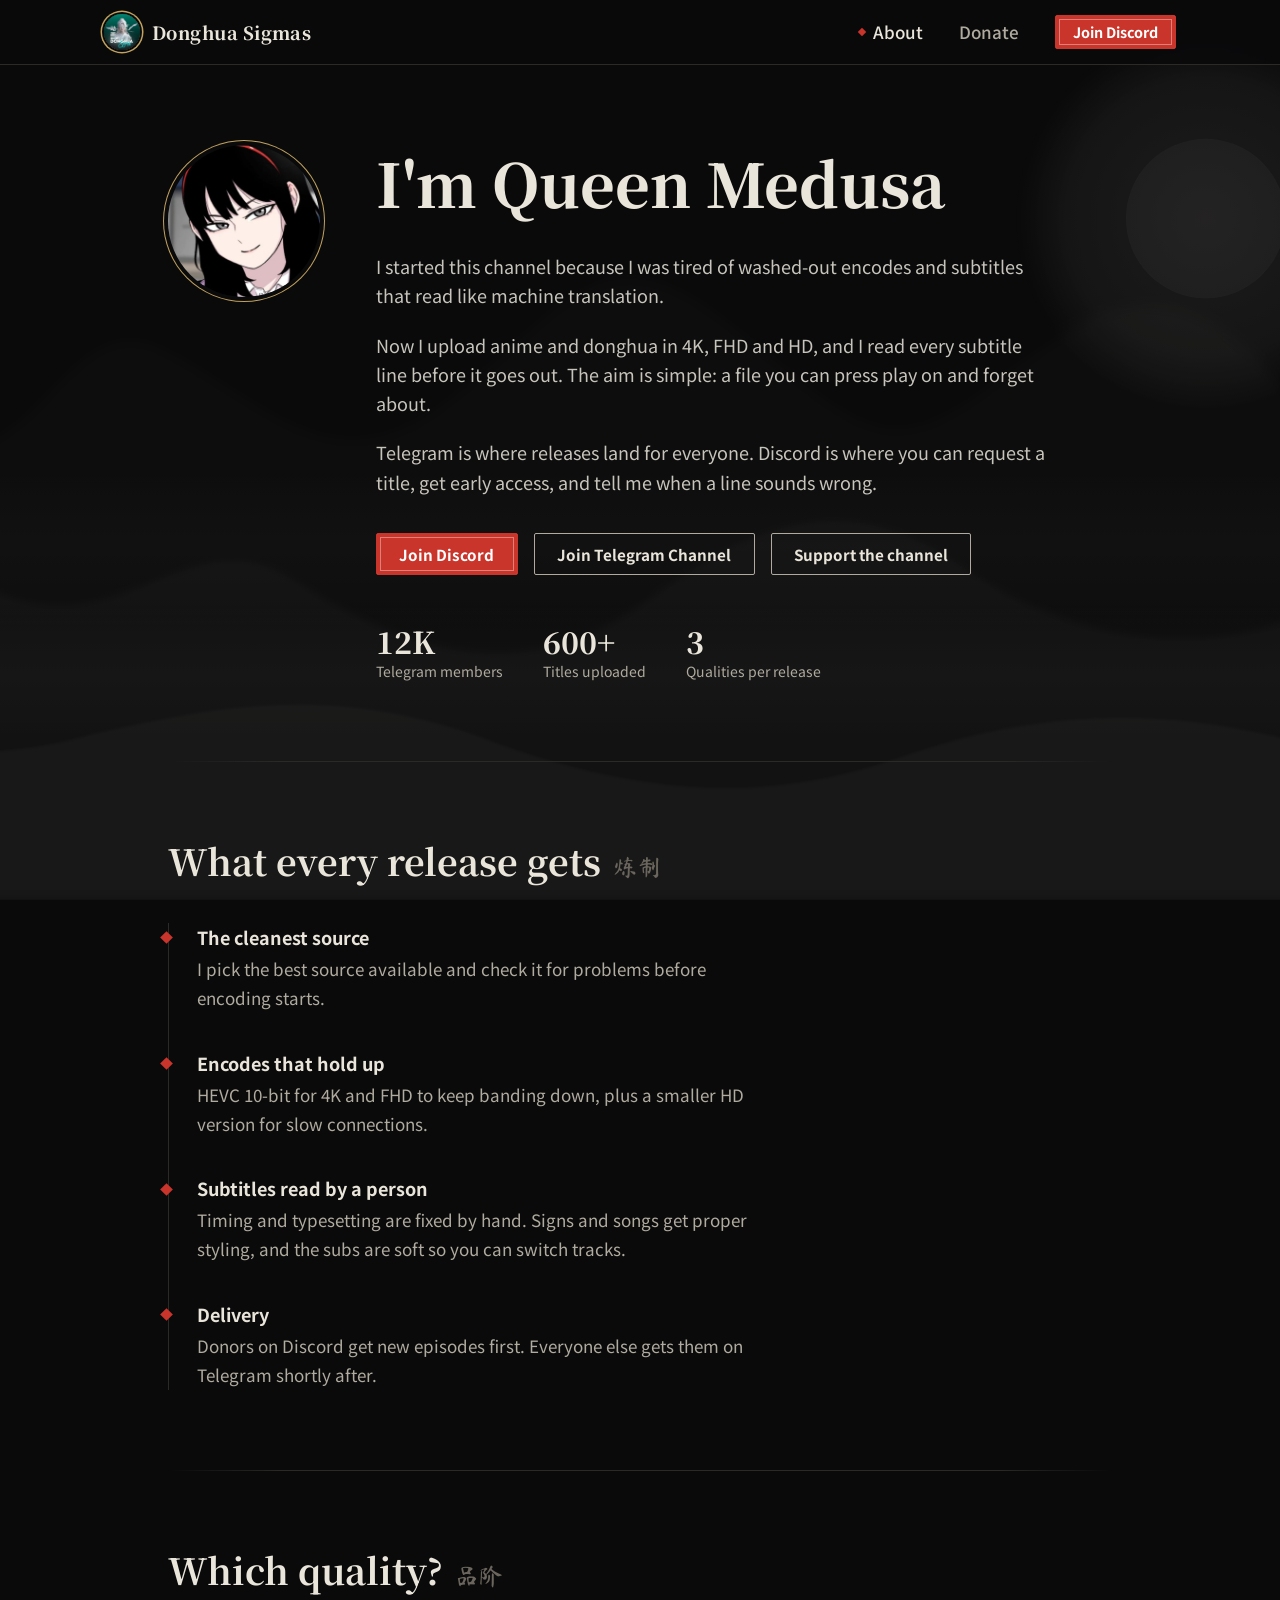
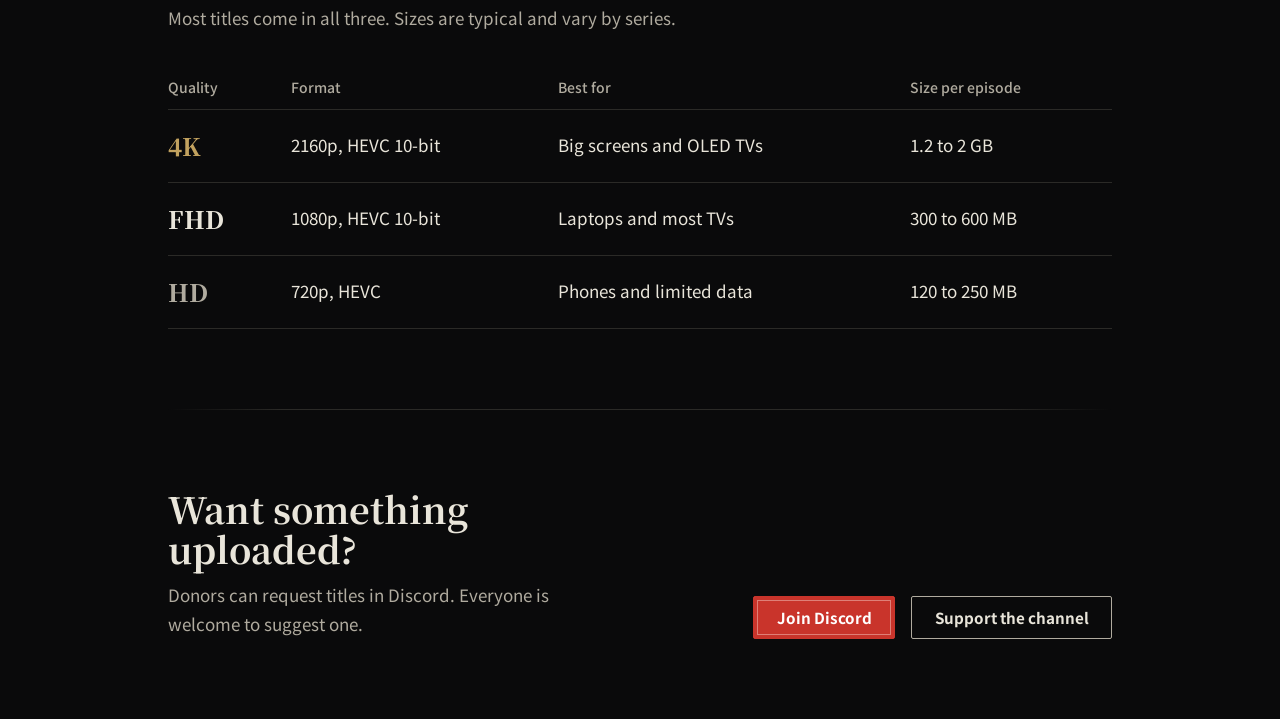
<file: index.html>
<!doctype html>
<html lang="en">
<head>
  <meta charset="utf-8">
  <meta http-equiv="refresh" content="0; url=about.html">
  <link rel="icon" href="img/logo.jpeg" type="image/jpeg">
  <link rel="canonical" href="about.html">
  <title>Redirecting to About | Donghua Sigmas</title>
  <script>location.replace("about.html");</script>
</head>
<body style="background-color: #0A0A0B; color: #E9E5DA; font-family: sans-serif; display: flex; justify-content: center; align-items: center; min-height: 100vh; margin: 0;">
  <p>Redirecting to <a href="about.html" style="color: #E5574A;">About page</a>...</p>
</body>
</html>
</file>
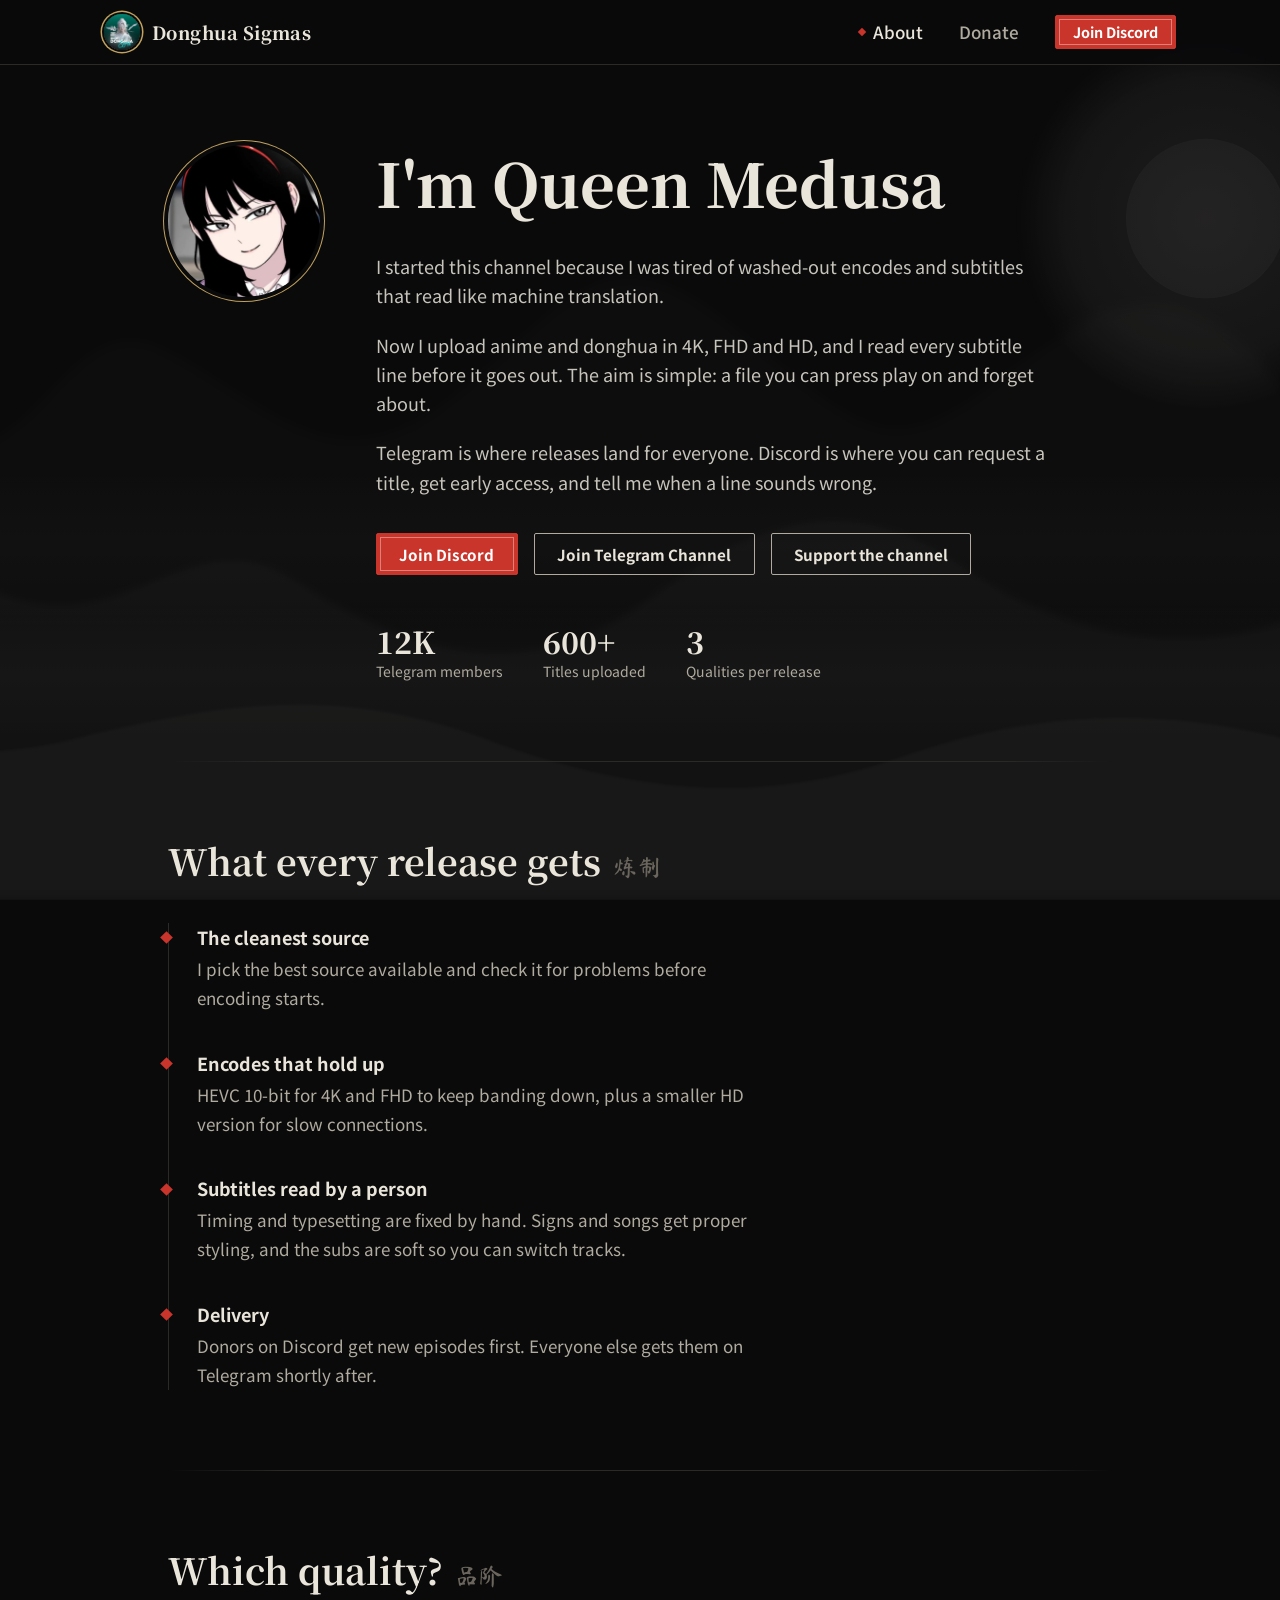
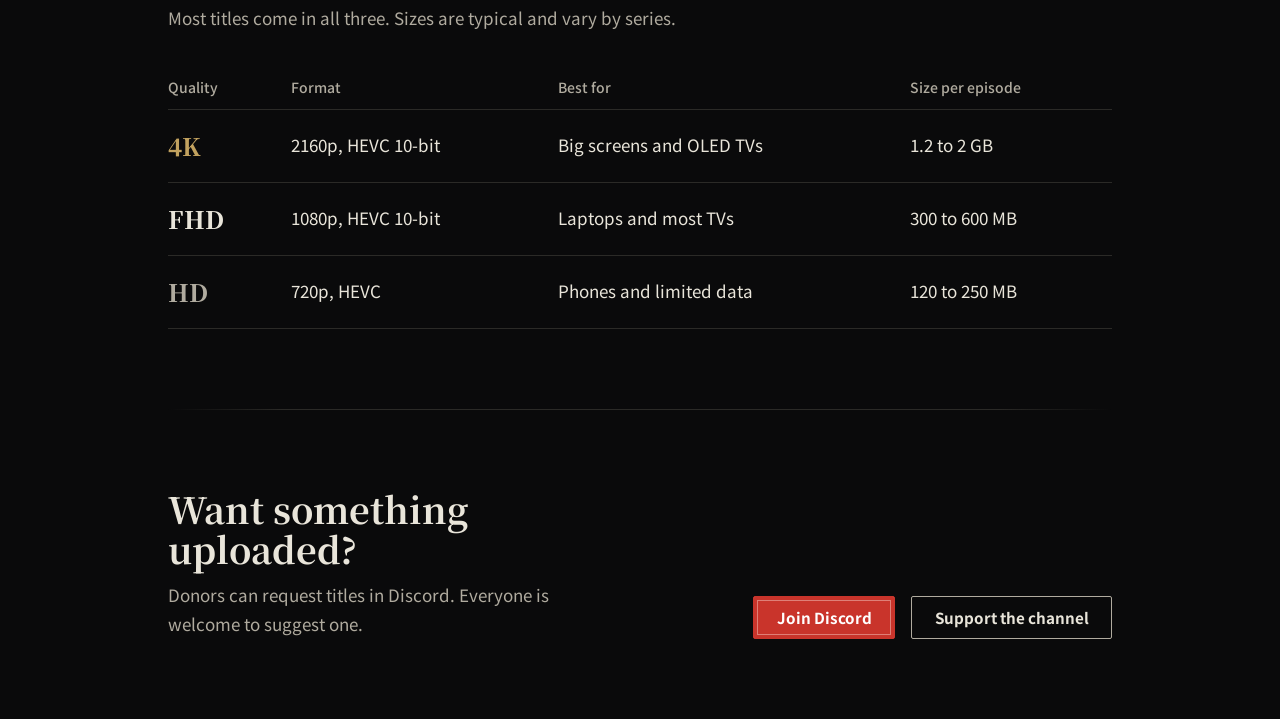
<file: about.html>
<!doctype html>
<html lang="en">
<head>
  <meta charset="utf-8">
  <meta name="viewport" content="width=device-width, initial-scale=1">
  <title>About | Donghua Sigmas</title>
  <meta name="description" content="Meet Queen Medusa, the uploader behind Donghua Sigmas, and how each release is made.">
  <meta name="theme-color" content="#0A0A0B">
  <link rel="icon" href="img/logo.jpeg" type="image/jpeg">
  <link rel="preconnect" href="https://fonts.googleapis.com">
  <link rel="preconnect" href="https://fonts.gstatic.com" crossorigin>
  <link href="https://fonts.googleapis.com/css2?family=Ma+Shan+Zheng&family=Noto+Sans+SC:wght@400;500;700&family=Noto+Serif+SC:wght@600;800&display=swap" rel="stylesheet">
  <link rel="stylesheet" href="css/tailwind.css">
  <link rel="stylesheet" href="css/custom.css">
  <script src="js/main.js" defer></script>
</head>
<body data-page="about" class="min-h-screen font-sans">
  <a href="#main" class="sr-only focus:not-sr-only focus:fixed focus:left-3 focus:top-3 focus:z-[110] focus:bg-accent focus:px-4 focus:py-2 focus:font-bold focus:text-white">Skip to content</a>

  <header class="sticky top-0 z-50 border-b border-line bg-ink/85 backdrop-blur-sm">
    <div class="mx-auto flex h-16 max-w-6xl items-center justify-between px-5 sm:px-10">
      <a href="about.html" class="flex items-center gap-3" aria-label="Donghua Sigmas">
        <img class="site-logo h-9 w-9" src="img/logo.jpeg" alt="" aria-hidden="true" data-logo>
        <span class="font-display text-lg font-extrabold tracking-wide" data-brand>Donghua Sigmas</span>
      </a>
      <button id="nav-toggle" class="grid h-11 w-11 place-items-center md:hidden" type="button" aria-expanded="false" aria-controls="menu">
        <span class="sr-only">Menu</span>
        <svg width="22" height="22" viewBox="0 0 22 22" fill="none" stroke="currentColor" stroke-width="2" aria-hidden="true"><path d="M3 7h16M3 15h16"/></svg>
      </button>
      <nav id="menu" class="absolute left-0 right-0 top-16 flex-col border-b border-line bg-ink-2 px-5 pb-5 md:static md:flex-row md:items-center md:gap-9 md:border-0 md:bg-transparent md:p-0" aria-label="Main">
        <a class="nav-link" href="about.html" aria-current="page">About</a>
        <a class="nav-link" href="donate.html">Donate</a>
        <a class="btn btn-primary btn-sm" data-link="discord" href="https://discord.gg/m6b5HYeMWG" target="_blank" rel="noopener">Join Discord</a>
      </nav>
    </div>
  </header>

  <main id="main" class="relative z-10 mx-auto max-w-5xl">
    <section class="sec sec-first" aria-label="About">
      <div class="flex flex-col gap-10 sm:flex-row sm:gap-14">
        <div class="avatar"><img data-avatar src="img/avatar.jpeg" alt="Portrait of Queen Medusa"></div>
        <div class="min-w-0">
          <h1 class="font-display text-4xl font-extrabold leading-tight sm:text-6xl">I'm <span data-cfg="profile.name">Queen Medusa</span></h1>
          <div class="mt-8 grid max-w-2xl gap-5 text-lg leading-relaxed text-paper/85">
            <p>I started this channel because I was tired of washed-out encodes and subtitles that read like machine translation.</p>
            <p>Now I upload anime and donghua in 4K, FHD and HD, and I read every subtitle line before it goes out. The aim is simple: a file you can press play on and forget about.</p>
            <p>Telegram is where releases land for everyone. Discord is where you can request a title, get early access, and tell me when a line sounds wrong.</p>
          </div>
          <div class="mt-9 flex flex-wrap gap-4">
            <a class="btn btn-primary" data-link="discord" href="https://discord.gg/m6b5HYeMWG" target="_blank" rel="noopener">Join Discord</a>
            <a class="btn" data-link="telegram" href="https://t.me/Donghua_Sigmas" target="_blank" rel="noopener">Join Telegram Channel</a>
            <a class="btn" href="donate.html">Support the channel</a>
          </div>
          <dl id="about-stats" class="mt-12 flex gap-10"></dl>
        </div>
      </div>
    </section>

    <section class="sec" aria-labelledby="pipe-title">
      <h2 id="pipe-title" class="flex items-baseline gap-3 font-display text-3xl font-bold sm:text-4xl">What every release gets <span class="cn text-2xl" aria-hidden="true">炼制</span></h2>
      <ul class="pipe mt-10">
        <li><h3 class="text-lg font-bold">The cleanest source</h3><p class="mt-1 max-w-xl text-muted">I pick the best source available and check it for problems before encoding starts.</p></li>
        <li><h3 class="text-lg font-bold">Encodes that hold up</h3><p class="mt-1 max-w-xl text-muted">HEVC 10-bit for 4K and FHD to keep banding down, plus a smaller HD version for slow connections.</p></li>
        <li><h3 class="text-lg font-bold">Subtitles read by a person</h3><p class="mt-1 max-w-xl text-muted">Timing and typesetting are fixed by hand. Signs and songs get proper styling, and the subs are soft so you can switch tracks.</p></li>
        <li><h3 class="text-lg font-bold">Delivery</h3><p class="mt-1 max-w-xl text-muted">Donors on Discord get new episodes first. Everyone else gets them on Telegram shortly after.</p></li>
      </ul>
    </section>

    <section class="sec" aria-labelledby="q-title">
      <h2 id="q-title" class="flex items-baseline gap-3 font-display text-3xl font-bold sm:text-4xl">Which quality? <span class="cn text-2xl" aria-hidden="true">品阶</span></h2>
      <p class="mt-3 max-w-xl text-muted">Most titles come in all three. Sizes are typical and vary by series.</p>
      <div class="mt-8 overflow-x-auto">
        <table class="w-full min-w-[560px] border-collapse text-left">
          <thead><tr class="border-b border-line text-sm text-muted"><th class="py-3 pr-6 font-medium">Quality</th><th class="py-3 pr-6 font-medium">Format</th><th class="py-3 pr-6 font-medium">Best for</th><th class="py-3 font-medium">Size per episode</th></tr></thead>
          <tbody class="[&_td]:border-b [&_td]:border-line [&_td]:py-5 [&_td]:pr-6">
            <tr><td class="font-display text-2xl font-extrabold text-gold">4K</td><td>2160p, HEVC 10-bit</td><td>Big screens and OLED TVs</td><td>1.2 to 2 GB</td></tr>
            <tr><td class="font-display text-2xl font-extrabold">FHD</td><td>1080p, HEVC 10-bit</td><td>Laptops and most TVs</td><td>300 to 600 MB</td></tr>
            <tr><td class="font-display text-2xl font-extrabold text-muted">HD</td><td>720p, HEVC</td><td>Phones and limited data</td><td>120 to 250 MB</td></tr>
          </tbody>
        </table>
      </div>
    </section>

    <section class="sec" aria-label="Join">
      <div class="flex flex-col gap-6 sm:flex-row sm:items-end sm:justify-between">
        <div>
          <h2 class="max-w-md font-display text-3xl font-bold sm:text-4xl">Want something uploaded?</h2>
          <p class="mt-3 max-w-md text-muted">Donors can request titles in Discord. Everyone is welcome to suggest one.</p>
        </div>
        <div class="flex flex-wrap gap-4">
          <a class="btn btn-primary" data-link="discord" href="https://discord.gg/m6b5HYeMWG" target="_blank" rel="noopener">Join Discord</a>
          <a class="btn" href="donate.html">Support the channel</a>
        </div>
      </div>
    </section>
  </main>
</body>
</html>
</file>
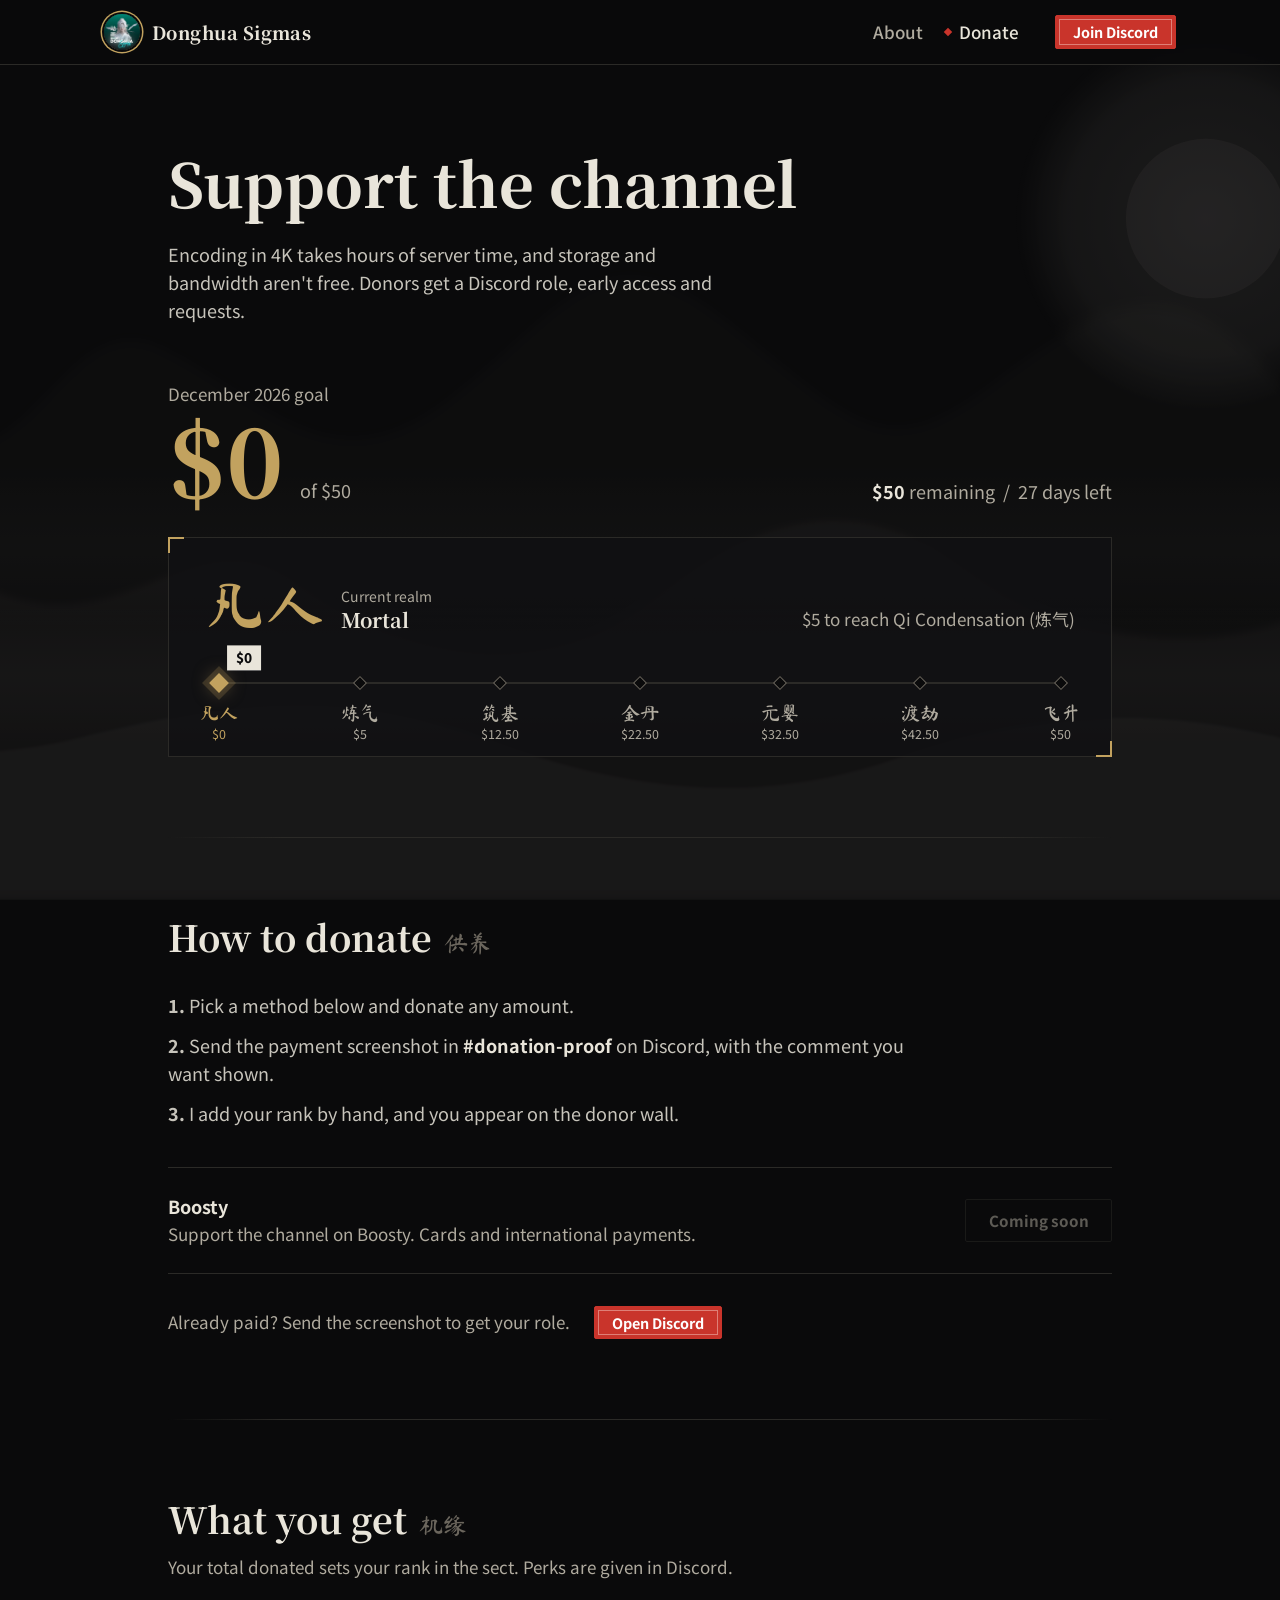
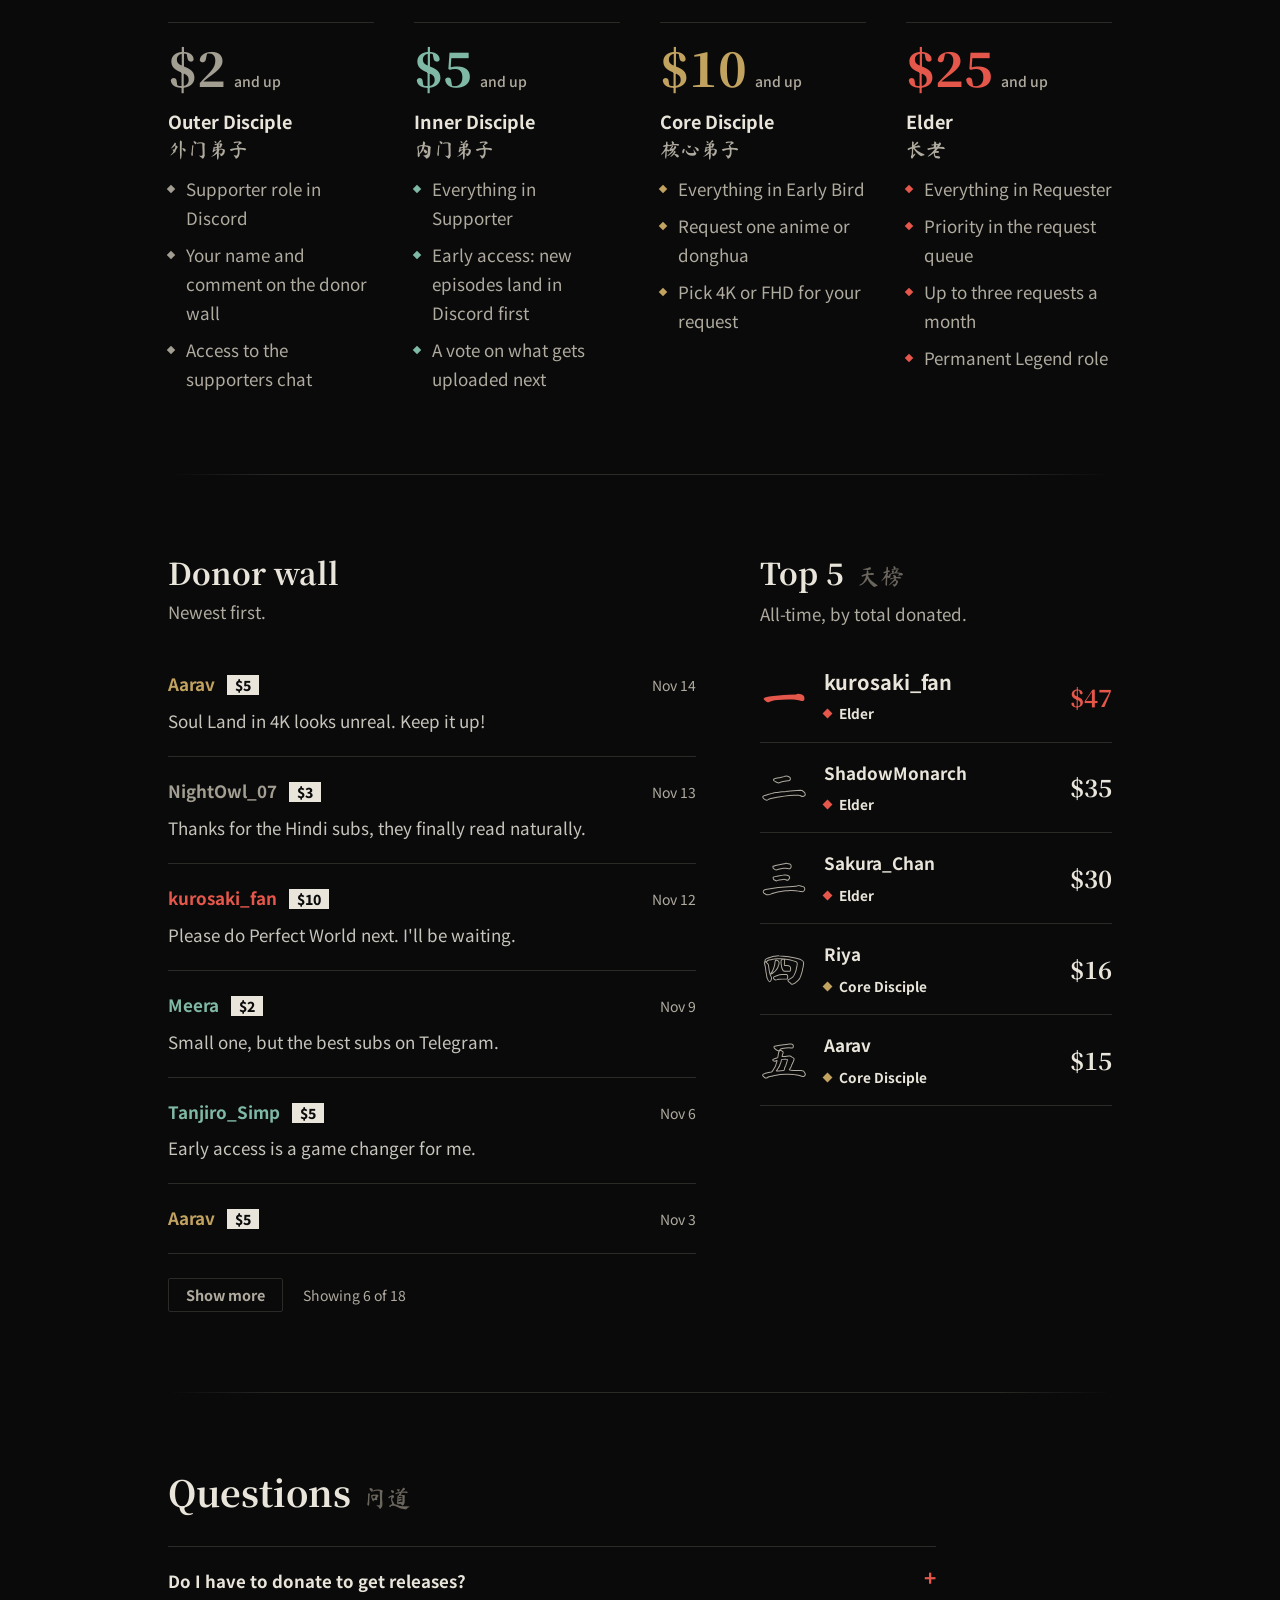
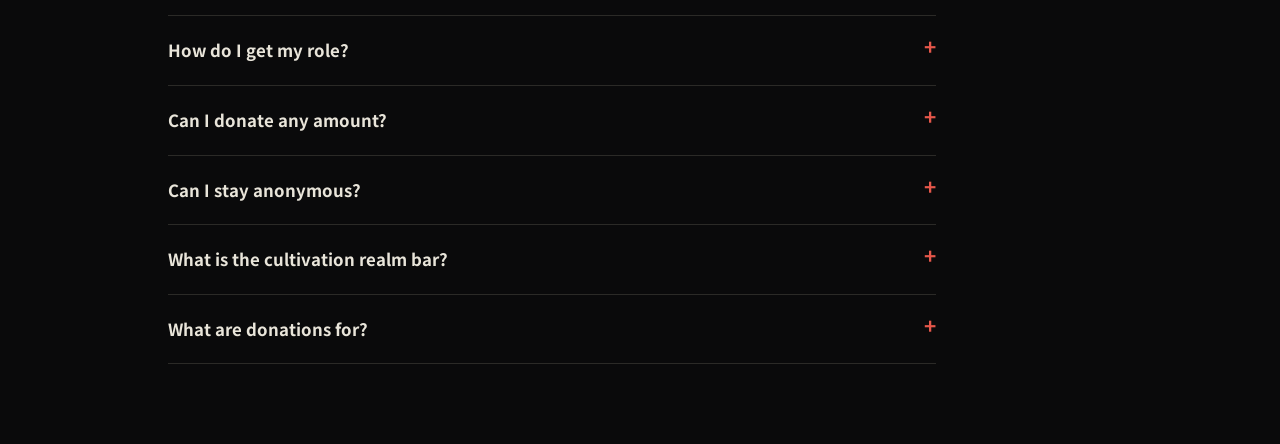
<file: donate.html>
<!doctype html>
<html lang="en">
<head>
  <meta charset="utf-8">
  <meta name="viewport" content="width=device-width, initial-scale=1">
  <title>Donate | Donghua Sigmas</title>
  <meta name="description" content="Support Donghua Sigmas on Boosty. Donors get a Discord role, early access and requests.">
  <meta name="theme-color" content="#0A0A0B">
  <link rel="icon" href="img/logo.jpeg" type="image/jpeg">
  <link rel="preconnect" href="https://fonts.googleapis.com">
  <link rel="preconnect" href="https://fonts.gstatic.com" crossorigin>
  <link href="https://fonts.googleapis.com/css2?family=Ma+Shan+Zheng&family=Noto+Sans+SC:wght@400;500;700&family=Noto+Serif+SC:wght@600;800&display=swap" rel="stylesheet">
  <link rel="stylesheet" href="css/tailwind.css">
  <link rel="stylesheet" href="css/custom.css">
  <script src="js/main.js" defer></script>
</head>
<body data-page="donate" class="min-h-screen font-sans">
  <a href="#main" class="sr-only focus:not-sr-only focus:fixed focus:left-3 focus:top-3 focus:z-[110] focus:bg-accent focus:px-4 focus:py-2 focus:font-bold focus:text-white">Skip to content</a>

  <header class="sticky top-0 z-50 border-b border-line bg-ink/85 backdrop-blur-sm">
    <div class="mx-auto flex h-16 max-w-6xl items-center justify-between px-5 sm:px-10">
      <a href="about.html" class="flex items-center gap-3" aria-label="Donghua Sigmas">
        <img class="site-logo h-9 w-9" src="img/logo.jpeg" alt="" aria-hidden="true" data-logo>
        <span class="font-display text-lg font-extrabold tracking-wide" data-brand>Donghua Sigmas</span>
      </a>
      <button id="nav-toggle" class="grid h-11 w-11 place-items-center md:hidden" type="button" aria-expanded="false" aria-controls="menu">
        <span class="sr-only">Menu</span>
        <svg width="22" height="22" viewBox="0 0 22 22" fill="none" stroke="currentColor" stroke-width="2" aria-hidden="true"><path d="M3 7h16M3 15h16"/></svg>
      </button>
      <nav id="menu" class="absolute left-0 right-0 top-16 flex-col border-b border-line bg-ink-2 px-5 pb-5 md:static md:flex-row md:items-center md:gap-9 md:border-0 md:bg-transparent md:p-0" aria-label="Main">
        <a class="nav-link" href="about.html">About</a>
        <a class="nav-link" href="donate.html" aria-current="page">Donate</a>
        <a class="btn btn-primary btn-sm" data-link="discord" href="https://discord.gg/m6b5HYeMWG" target="_blank" rel="noopener">Join Discord</a>
      </nav>
    </div>
  </header>

  <main id="main" class="relative z-10 mx-auto max-w-5xl">
    <section class="sec sec-first" aria-labelledby="goal-title">
      <h1 class="font-display text-4xl font-extrabold leading-tight sm:text-6xl">Support the channel</h1>
      <p class="mt-5 max-w-xl text-lg text-paper/85">Encoding in 4K takes hours of server time, and storage and bandwidth aren't free. Donors get a Discord role, early access and requests.</p>

      <div class="mt-14 flex flex-wrap items-end justify-between gap-x-10 gap-y-3">
        <div>
          <h2 id="goal-title" class="text-muted">Monthly goal</h2>
          <p class="flex flex-wrap items-baseline gap-x-4">
            <strong id="raised" class="font-display text-7xl font-extrabold leading-none text-gold sm:text-8xl">$0</strong>
            <span class="text-lg text-muted">of <span id="goal-amt">$50</span></span>
          </p>
        </div>
        <p class="text-lg text-muted"><b id="left" class="text-paper">$50</b> remaining<span class="mx-2" aria-hidden="true">/</span><span id="days"></span></p>
      </div>
      <div id="realm" class="realm-card mt-8"></div>
    </section>

    <section class="sec" aria-labelledby="how-title">
      <h2 id="how-title" class="flex items-baseline gap-3 font-display text-3xl font-bold sm:text-4xl">How to donate <span class="cn text-2xl" aria-hidden="true">供养</span></h2>
      <ol class="mt-8 grid max-w-3xl gap-3 text-lg text-paper/85">
        <li><b>1.</b> Pick a method below and donate any amount.</li>
        <li><b>2.</b> Send the payment screenshot in <b class="text-paper" data-cfg="discord.proofChannel">#donation-proof</b> on Discord, with the comment you want shown.</li>
        <li><b>3.</b> I add your rank by hand, and you appear on the donor wall.</li>
      </ol>
      <ul id="methods" class="mt-10 border-t border-line"></ul>
      <div class="mt-8 flex flex-wrap items-center gap-x-6 gap-y-3">
        <p class="text-muted">Already paid? Send the screenshot to get your role.</p>
        <a class="btn btn-primary btn-sm" data-link="discord" href="https://discord.gg/m6b5HYeMWG" target="_blank" rel="noopener">Open Discord</a>
      </div>
    </section>

    <section class="sec" aria-labelledby="perks-title">
      <h2 id="perks-title" class="flex items-baseline gap-3 font-display text-3xl font-bold sm:text-4xl">What you get <span class="cn text-2xl" aria-hidden="true">机缘</span></h2>
      <p class="mt-3 max-w-xl text-muted">Your total donated sets your rank in the sect. Perks are given in Discord.</p>
      <ul id="tiers" class="mt-10 grid gap-10 sm:grid-cols-2 lg:grid-cols-4"></ul>
    </section>

    <section class="sec" aria-labelledby="wall-title">
      <div class="grid gap-14 lg:grid-cols-[minmax(0,1.5fr)_minmax(0,1fr)] lg:gap-16">
        <div class="lg:order-2">
          <h2 id="top-title" class="flex items-baseline gap-3 font-display text-3xl font-bold">Top 5 <span class="cn text-2xl" aria-hidden="true">天榜</span></h2>
          <p class="mt-2 text-muted">All-time, by total donated.</p>
          <ol id="top-list" class="mt-6"></ol>
        </div>
        <div class="lg:order-1">
          <h2 id="wall-title" class="font-display text-3xl font-bold">Donor wall</h2>
          <p class="mt-2 text-muted">Newest first.</p>
          <ul id="chat" class="mt-6"></ul>
          <div id="chat-foot" class="mt-6 flex flex-wrap items-center gap-x-5 gap-y-3"></div>
        </div>
      </div>
    </section>

    <section class="sec" aria-labelledby="faq-title">
      <h2 id="faq-title" class="flex items-baseline gap-3 font-display text-3xl font-bold sm:text-4xl">Questions <span class="cn text-2xl" aria-hidden="true">问道</span></h2>
      <div id="faq" class="faq mt-8 max-w-3xl"></div>
    </section>
  </main>
</body>
</html>
</file>
<file: css/custom.css>
/* Custom styles on top of Tailwind (css/tailwind.css loads first).
   Ink-wash theme: black ink, rice-paper text, one vermilion seal colour, gold for the queen and the realm. */

@layer base {
  :root {
    --bg: #0A0A0B;
    --panel: #111113;
    --panel-2: #17171A;
    --line: #2B2A27;
    --text: #E9E5DA;
    --muted: #B0AB9F;
    --dim: #6B665D;
    --accent: #C9342B;
    --vermilion: #E5574A;
    --gold: #C2A25F;
    --sans: "Noto Sans SC", system-ui, sans-serif;
    --serif: "Noto Serif SC", "Songti SC", serif;
    --brush: "Ma Shan Zheng", "STKaiti", "KaiTi", serif;
    color-scheme: dark;
  }
  html { background: var(--bg); scroll-behavior: smooth; scroll-padding-top: 130px; }
  html:has(dialog[open]) { overflow: hidden; }
  body {
    background: var(--bg); color: var(--text); font-family: var(--sans);
    font-size: 1.0625rem; line-height: 1.7; -webkit-font-smoothing: antialiased; overflow-x: hidden;
  }
  ::selection { background: var(--accent); color: #fff; }
  button, summary, select, label[for] { cursor: pointer; }
  :focus-visible { outline: 2px solid var(--vermilion); outline-offset: 3px; }
  * { scrollbar-width: thin; scrollbar-color: var(--line) transparent; }

  /* very faint ink-wash scenery behind everything */
  body::before {
    content: ""; position: fixed; inset: 0; z-index: 0; pointer-events: none; opacity: .55;
    background: url("../img/ink.svg") center bottom / cover no-repeat;
  }
}

@layer components {
  /* ---------- sections: one column, a tapering brush-stroke rule on top ---------- */
  .sec { position: relative; padding: 3.5rem 1.25rem; }
  @media (min-width: 640px) { .sec { padding: 5rem 2.5rem; } }
  .sec::before {
    content: ""; position: absolute; top: 0; left: 1.25rem; right: 1.25rem; height: 1px;
    background: linear-gradient(90deg, transparent, var(--line) 12%, var(--line) 88%, transparent);
  }
  @media (min-width: 640px) { .sec::before { left: 2.5rem; right: 2.5rem; } }
  .sec-first::before { display: none; }
  .cn { font-family: var(--brush); font-weight: 400; color: var(--dim); }

  /* ---------- navigation ---------- */
  .nav-link { position: relative; padding: 4px 0; font-weight: 500; color: var(--muted); transition: color .15s; }
  .nav-link:hover, .nav-link[aria-current="page"] { color: var(--text); }
  .nav-link[aria-current="page"]::before {
    content: ""; position: absolute; left: -14px; top: 50%; width: 6px; height: 6px;
    background: var(--accent); transform: translateY(-50%) rotate(45deg);
  }
  #menu { display: none; }
  #menu.open { display: flex; }
  @media (min-width: 768px) { #menu { display: flex; } }
  @media (max-width: 767px) {
    #menu .nav-link { padding: 14px 0; border-bottom: 1px solid var(--line); }
    #menu .btn { margin-top: 18px; align-self: flex-start; }
  }

  /* ---------- buttons ---------- */
  .btn {
    display: inline-flex; align-items: center; justify-content: center; gap: .5rem;
    padding: .7rem 1.4rem; font-weight: 700; font-size: .95rem; line-height: 1.2;
    border: 1px solid var(--muted); color: var(--text); background: transparent; border-radius: 2px;
    transition: background .18s, color .18s, border-color .18s;
  }
  .btn:hover { background: var(--text); border-color: var(--text); color: var(--bg); }
  .btn-primary {
    background: var(--accent); border-color: var(--accent); color: #fff;
    box-shadow: inset 0 0 0 3px var(--accent), inset 0 0 0 4px rgba(255, 240, 232, .4);
  }
  .btn-primary:hover { background: var(--text); border-color: var(--text); color: var(--bg); box-shadow: none; }
  .btn-sm { padding: .45rem 1.05rem; font-size: .9rem; }
  .btn-quiet { border-color: var(--line); color: var(--muted); }
  .btn:disabled, .btn[disabled] {
    opacity: .5; cursor: not-allowed; pointer-events: none;
    border-color: var(--line); color: var(--muted); background: transparent;
  }

  /* ---------- site logo in header ---------- */
  .site-logo {
    width: 2.25rem; height: 2.25rem; border-radius: 50%;
    object-fit: cover; flex: none;
    box-shadow: 0 0 0 2px var(--bg), 0 0 0 3.5px var(--gold);
  }

  /* ---------- profile portrait ---------- */
  .avatar {
    position: relative; flex: none; width: 7.5rem; height: 7.5rem; border-radius: 50%; overflow: hidden;
    background: var(--panel); box-shadow: 0 0 0 4px var(--bg), 0 0 0 5px var(--gold);
  }
  @media (min-width: 640px) { .avatar { width: 9.5rem; height: 9.5rem; } }
  .avatar img { width: 100%; height: 100%; object-fit: cover; }

  /* ---------- cultivation realm card (donate page) ---------- */
  .realm-card {
    position: relative; padding: 1.75rem 1.5rem 1.25rem; background: rgba(17, 17, 19, .8);
    border: 1px solid var(--line);
  }
  @media (min-width: 640px) { .realm-card { padding: 2.25rem 2.25rem 1.5rem; } }
  .realm-card::before, .realm-card::after {
    content: ""; position: absolute; width: 16px; height: 16px; border: 0 solid var(--gold);
  }
  .realm-card::before { top: -1px; left: -1px; border-top-width: 2px; border-left-width: 2px; }
  .realm-card::after { bottom: -1px; right: -1px; border-bottom-width: 2px; border-right-width: 2px; }

  .path { position: relative; margin: 3rem .9rem 0; padding-bottom: 3rem; }
  .path-track { position: relative; height: 2px; background: var(--line); }
  .path-fill {
    position: absolute; inset: 0 auto 0 0; width: 0; background: linear-gradient(90deg, var(--accent), var(--gold));
    transition: width 1.3s cubic-bezier(.2, .8, .2, 1);
  }
  .path-head {
    position: absolute; top: 1px; left: 0; width: 14px; height: 14px; margin: -7px 0 0 -7px; z-index: 3;
    background: var(--gold); transform: rotate(45deg); box-shadow: 0 0 0 5px rgba(194, 162, 95, .2), 0 0 18px rgba(194, 162, 95, .55);
    transition: left 1.3s cubic-bezier(.2, .8, .2, 1);
  }
  .path-tip {
    position: absolute; bottom: calc(100% + 16px); left: 50%; transform: translateX(-50%) rotate(-45deg);
    padding: 1px 9px; background: var(--text); color: var(--bg); font-weight: 800; font-size: .85rem; white-space: nowrap;
  }
  .node { position: absolute; top: 1px; width: 0; height: 0; z-index: 2; }
  .node-dot {
    position: absolute; left: -5px; top: -5px; width: 10px; height: 10px; background: var(--bg);
    border: 1.5px solid var(--dim); transform: rotate(45deg);
  }
  .node.reached .node-dot { background: var(--accent); border-color: var(--accent); }
  .node.current .node-dot { background: var(--gold); border-color: var(--gold); }
  .node-cn, .node-amt { position: absolute; left: 0; transform: translateX(-50%); white-space: nowrap; text-align: center; }
  .node-cn { top: 18px; font-family: var(--brush); font-size: 1.2rem; line-height: 1.2; color: var(--muted); }
  .node-amt { top: 44px; font-size: .78rem; line-height: 1.2; color: var(--muted); display: none; }
  .node.reached .node-cn { color: var(--text); }
  .node.current .node-cn, .node.current .node-amt { color: var(--gold); }
  @media (min-width: 640px) { .node-amt { display: block; } }
  @media (max-width: 639px) {
    .path { padding-bottom: 2.4rem; margin-inline: .4rem; }
    .node-cn { font-size: .95rem; }
  }
  .node:first-of-type .node-cn, .node:first-of-type .node-amt { transform: translateX(-30%); }

  /* ---------- release tabs and fields ---------- */
  .tab {
    position: relative; padding: 16px 0; white-space: nowrap; font-weight: 500; color: var(--muted);
    background: none; border: 0; transition: color .15s;
  }
  .tab:hover, .tab[aria-pressed="true"] { color: var(--text); }
  .tab[aria-pressed="true"]::after {
    content: ""; position: absolute; left: 0; right: 0; bottom: -1px; height: 2px; background: var(--accent);
  }
  .tab .n { margin-left: 6px; font-size: .8rem; color: var(--dim); }
  .field {
    background: transparent; color: var(--text); font: inherit; font-size: .92rem;
    border: 0; border-bottom: 1px solid var(--line); padding: 6px 2px; border-radius: 0;
  }
  .field:focus { outline: none; border-bottom-color: var(--vermilion); }
  .field option { background: var(--panel); }
  .field::placeholder { color: var(--dim); }

  /* ---------- release cards ---------- */
  .rel { background: none; border: 0; padding: 0; color: inherit; font: inherit; cursor: pointer; }
  .poster { position: relative; overflow: hidden; background: var(--panel-2); box-shadow: 0 0 0 1px rgba(233, 229, 218, .08); }
  .poster img { width: 100%; height: 100%; object-fit: cover; transition: transform .7s cubic-bezier(.2, .7, .2, 1), filter .35s; }
  .rel:hover .poster img, .rel:focus-visible .poster img { transform: scale(1.04); filter: brightness(.45); }
  .poster-hint {
    position: absolute; inset: 0; display: grid; place-items: center; font-weight: 700; font-size: .95rem;
    opacity: 0; transition: opacity .25s;
  }
  .rel:hover .poster-hint, .rel:focus-visible .poster-hint { opacity: 1; }
  @media (hover: none) { .poster-hint { display: none; } }
  .stamp {
    position: absolute; top: 8px; left: 8px; width: 1.9rem; height: 1.9rem; display: grid; place-items: center;
    background: var(--accent); color: #FFF0E8; font-family: var(--brush); font-size: 1.1rem; line-height: 1;
    border-radius: 3px; transform: rotate(-4deg);
    box-shadow: inset 0 0 0 2px var(--accent), inset 0 0 0 3px rgba(255, 240, 232, .5), 0 2px 8px rgba(0, 0, 0, .5);
  }
  .kind {
    position: absolute; left: 0; bottom: 0; padding: 2px 8px; background: rgba(10, 10, 11, .86);
    font-size: 11px; font-weight: 700; color: var(--muted);
  }
  .fallback {
    width: 100%; height: 100%; display: grid; place-items: center; padding: 14px; text-align: center;
    background: var(--t, #1a1a1c); font-family: var(--serif); font-weight: 700; line-height: 1.3; color: #fff;
  }
  .dot { display: inline-block; flex: none; width: 7px; height: 7px; transform: rotate(45deg); }
  .dot-ongoing { background: var(--vermilion); }
  .dot-scheduled { box-shadow: inset 0 0 0 1.5px var(--text); }
  .dot-completed { background: var(--dim); }

  /* ---------- release dialog ---------- */
  .dlg {
    position: fixed; inset: 0; margin: auto; padding: 0;
    width: min(34rem, calc(100% - 1.5rem)); max-height: calc(100dvh - 1.5rem); overflow: hidden;
    color: var(--text); background: var(--panel); border: 1px solid var(--line);
    box-shadow: inset 0 0 0 5px var(--panel), inset 0 0 0 6px var(--line), 0 30px 80px rgba(0, 0, 0, .7);
  }
  .dlg::backdrop { background: rgba(6, 6, 7, .8); backdrop-filter: blur(3px); }
  .dlg[open] { animation: dlg-in .22s ease-out; }
  @keyframes dlg-in { from { opacity: 0; transform: translateY(10px); } to { opacity: 1; transform: none; } }
  .dlg-body { max-height: calc(100dvh - 1.5rem); overflow-y: auto; padding: 2rem 1.5rem 1.75rem; }
  @media (min-width: 640px) { .dlg-body { padding: 2.25rem 2.25rem 2rem; } }
  .dlg-x {
    position: absolute; top: 14px; right: 14px; z-index: 2; width: 2.5rem; height: 2.5rem; display: grid; place-items: center;
    background: none; border: 0; color: var(--muted); transition: color .15s;
  }
  .dlg-x:hover { color: var(--text); }
  .dlg-note { padding: .9rem 1.1rem; border-left: 3px solid var(--accent); background: var(--panel-2); color: var(--text); }
  .dlg-link {
    display: grid; grid-template-columns: 2.5rem minmax(0, 1fr) auto; align-items: center; gap: 1rem;
    padding: .8rem 1rem; border: 1px solid var(--line); transition: border-color .15s, background .15s;
  }
  .dlg-link:hover { border-color: var(--muted); background: var(--panel-2); }
  .dlg-ico {
    display: grid; place-items: center; width: 2.5rem; height: 2.5rem; border: 1px solid currentColor;
    font-family: var(--serif); font-weight: 800; font-size: 1.05rem; line-height: 1;
  }

  /* ---------- donate ---------- */
  .ghost-num {
    font-family: var(--brush); line-height: 1; color: transparent; -webkit-text-stroke: 1px var(--muted);
  }
  .ghost-num.is-first { color: var(--vermilion); -webkit-text-stroke: 0; }
  .role { display: inline-flex; align-items: center; gap: 8px; font-size: .85rem; font-weight: 700; color: var(--text); }
  .role::before { content: ""; width: 7px; height: 7px; background: var(--c); transform: rotate(45deg); }
  .addr {
    flex: 1 1 300px; padding: 12px 14px; border: 1px solid var(--line); background: var(--panel);
    font: 500 .9rem ui-monospace, SFMono-Regular, Menlo, Consolas, monospace; word-break: break-all;
  }
  .qr { width: 140px; height: 140px; padding: 6px; background: var(--text); }

  .faq details { border-bottom: 1px solid var(--line); padding: 1.25rem 0; }
  .faq details:first-child { border-top: 1px solid var(--line); }
  .faq summary { display: flex; justify-content: space-between; gap: 1rem; list-style: none; font-weight: 700; font-size: 1.05rem; }
  .faq summary::-webkit-details-marker { display: none; }
  .faq summary::after { content: "+"; color: var(--vermilion); font-size: 1.3rem; line-height: 1; }
  .faq details[open] summary::after { content: "\2212"; }
  .faq details p { margin-top: .6rem; color: var(--muted); max-width: 62ch; }

  /* ---------- about ---------- */
  .pipe { margin: 0; padding: 0 0 0 1.75rem; list-style: none; border-left: 1px solid var(--line); display: grid; gap: 2.25rem; }
  .pipe li { position: relative; }
  .pipe li::before { content: ""; position: absolute; left: -2.2rem; top: .6em; width: 9px; height: 9px; background: var(--accent); transform: rotate(45deg); }

  @media (prefers-reduced-motion: reduce) {
    html { scroll-behavior: auto; }
    .dlg[open] { animation: none; }
    *, *::before, *::after { transition-duration: .01ms !important; }
  }
}
</file>
